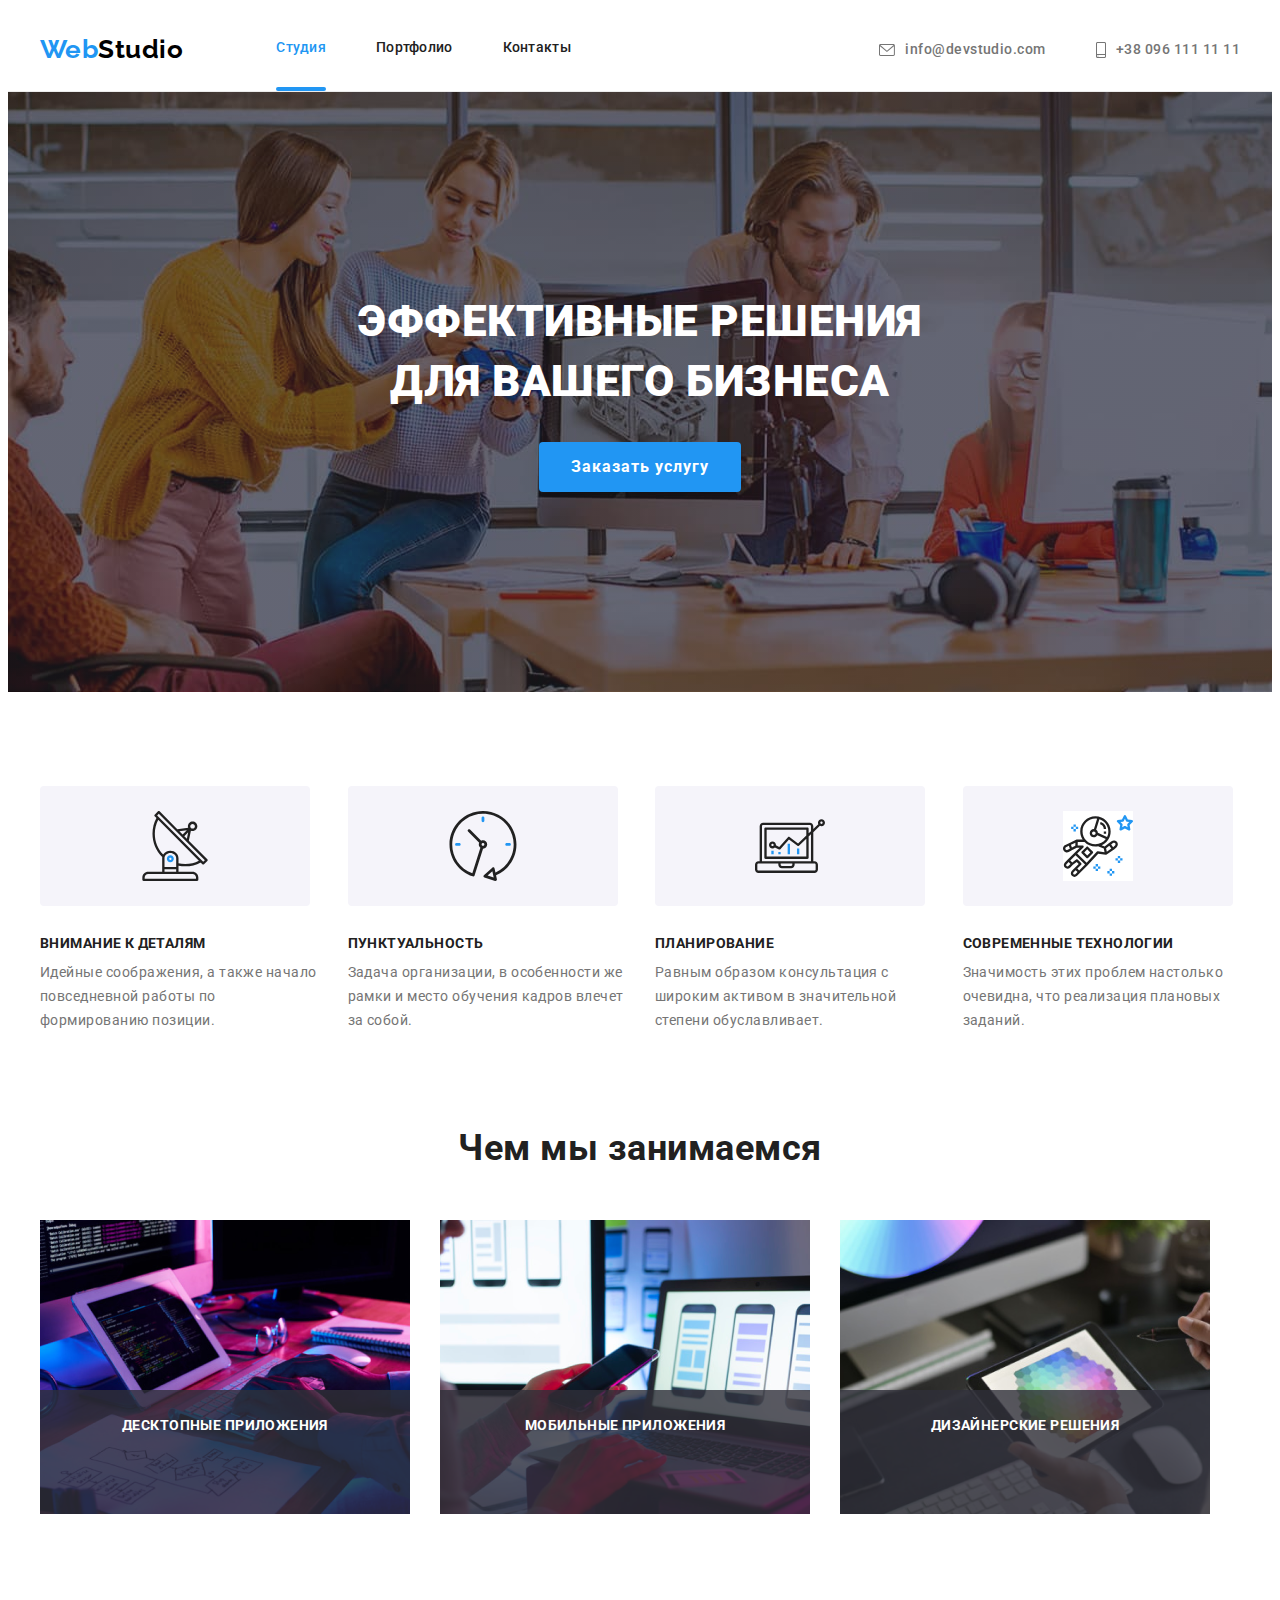
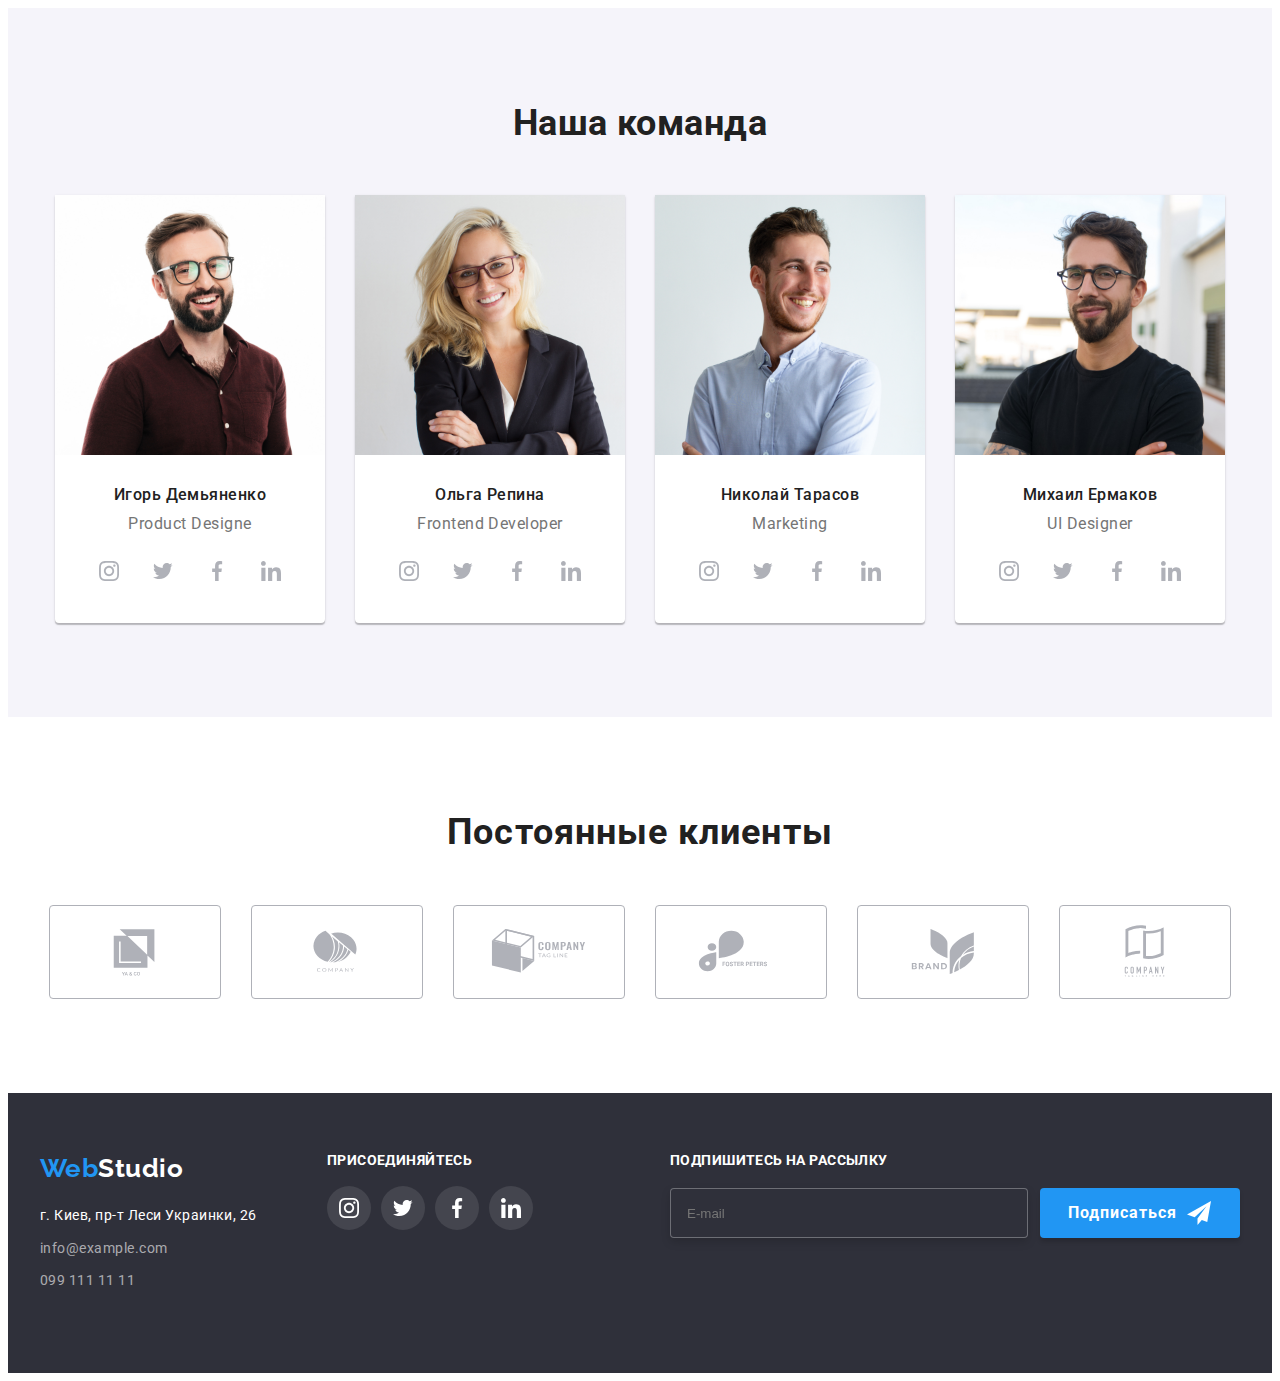
<file: index.html>
<!DOCTYPE html>
<html lang="en">

<head>
    <meta charset="UTF-8">
    <meta http-equiv="X-UA-Compatible" content="IE=edge">
    <meta name="viewport" content="width=device-width, initial-scale=1.0">
    <title>Document</title>
    <link rel="preconnect" href="https://fonts.googleapis.com">
    <link rel="preconnect" href="https://fonts.gstatic.com" crossorigin>
    <link href="https://fonts.googleapis.com/css2?family=Raleway:wght@700&family=Roboto:wght@400;500;700;900&display=swap"
    rel="stylesheet">
    <link rel="stylesheet" href="https://cdnjs.cloudflare.com/ajax/libs/modern-normalize/1.1.0/modern-normalize.min.css"
        integrity="sha512-wpPYUAdjBVSE4KJnH1VR1HeZfpl1ub8YT/NKx4PuQ5NmX2tKuGu6U/JRp5y+Y8XG2tV+wKQpNHVUX03MfMFn9Q=="
        crossorigin="anonymous" referrerpolicy="no-referrer" />
    
    <link rel="stylesheet" href="./css/styles.css"> 
</head>


<body>
    <header class="page-header">
    <div class="container page-header-container">
    <nav class="page-header-navigation">
    
    <a href="" class="logo">Web<span class="studio">Studio</span></a>

    <ul class="site-nav list">
        <li class="item current"><a href="" class="link1">Студия</a></li>
        <li class="item"><a href="./portfolio.html" class="link">Портфолио</a></li>
        <li class="item"><a href="" class="link">Контакты</a></li>

    </ul>
    </nav>
    <ul class="auth-nav list">
        <li class="item"><a class="contact-item-link link" href="mailto:info@devstudio.com"><svg class="icon-mail">
            <use href="./images/sprite.svg#icon-mail"></use>
        </svg>info@devstudio.com
       </a></li>
        <li class="item"><a class="contact-item-link link" href="tel:+38096111 11 11"><svg class="icon-mail1">
            <use href="./images/sprite.svg#icon-smartphone"></use>
        </svg>+38 096 111 11 11
        </a></li>

    </ul>
    
    </div>
    </header>
 
    <main>
        <section class="hero">
            <div class="container">
            <h1 class="hero-title">ЭФФЕКТИВНЫЕ РЕШЕНИЯ <br/> ДЛЯ ВАШЕГО БИЗНЕСА</h1>
            <button data-modal-open class="button primary" type="button">Заказать услугу</button>
            </div>

        </section>
    
    <section class="section section-bottom">
        <div class="container">
        <ul class="advantage-list"> 
          
            <li class="advantage-item">
                <a href="" class="advantage-link link">
                <svg class="advantage-icon">
                    <use href="./images/sprite.svg#icon-antenna-1-2"></use>
                    </svg>
                    </a>
            
            <h3 class="title">ВНИМАНИЕ К ДЕТАЛЯМ</h3>
            <p class="text">Идейные соображения, а также начало повседневной работы по формированию позиции.
            </p>
            </li>

            <li class="advantage-item">
                <a href="" class="advantage-link link">
                    <svg class="advantage-icon">
                        <use href="./images/sprite.svg#icon-clock-1-2"></use>
                    </svg>
                </a>
            <h3 class="title">ПУНКТУАЛЬНОСТЬ</h3>
            <p class="text">Задача организации, в особенности же рамки и место обучения кадров влечет за собой.
            </p>
            </li>
        
            <li class="advantage-item">
                <a href="" class="advantage-link link">
                    <svg class="advantage-icon">
                        <use href="./images/sprite.svg#icon-diagram-1-2"></use>
                    </svg>
                </a>
            <h3 class="title">ПЛАНИРОВАНИЕ</h3>
            <p class="text">Равным образом консультация с широким активом в значительной степени обуславливает.
            </p>
            </li>

            <li class="advantage-item">
                <a href="" class="advantage-link link">
                    <svg class="advantage-icon">
                        <use href="./images/sprite.svg#icon-astronaut-1-2"></use>
                    </svg>
                </a>
            <h3 class="title">СОВРЕМЕННЫЕ ТЕХНОЛОГИИ</h3>
            <p class="text">Значимость этих проблем настолько очевидна, что реализация плановых заданий.
            </p>
            </li>
        </ul>
        </div>

    </section>

    <section class="section">
        <div class="container">
        <h2 class="section-title section-job">Чем мы занимаемся</h2>
        <ul class="pictures">
            
            <li class="pictures">
            <div class="picture-description">
            <img src="./images/picture.png" alt="table" width="370" /> 
            <h2 class="description1">ДЕСКТОПНЫЕ ПРИЛОЖЕНИЯ</h2>
            </li>
            <li class="pictures">
            <div class="picture-description">
            <img  src="./images/picture2.png" alt="tablet" width="370" />
            <h2 class="description1">МОБИЛЬНЫЕ ПРИЛОЖЕНИЯ</h2>
            </li>
            <li class="pictures">
            <div class="picture-description">
            <img src="./images/picture3.png" alt="tablet" width="370" />
            <h2 class="description1">ДИЗАЙНЕРСКИЕ РЕШЕНИЯ</h2>
            </div>
            </li>
          
        </ul>
        </div>
    </section>

    <section class="section section-people">
        <div class="container">
        <h2 class="section-title">Наша команда</h2>
        <ul class="list about-list">
            <li class="list-interval">
            <img src="./images/foto1.jpg" alt="foto" width="270" />
            <div class="team-card-contact">
            <h3 class="section-title-list">Игорь Демьяненко</h3>
            <p class="career">Product Designe</p>
            <ul class="section-people-link list">
            <li class="social-item">
            <a href="" class="section-people-link-link link">
                <svg class="section-people-icon">
                    <use href="./images/sprite.svg#icon-instagram"></use>
                </svg>
            </a>
           </li>
            <li class="social-item">
            <a href="" class="section-people-link-link link">
                <svg class="section-people-icon">
                    <use href="./images/sprite.svg#icon-twitter"></use>
                </svg>
            </a>
            </li>
            <li class="social-item">
            <a href="" class="section-people-link-link link">
                <svg class="section-people-icon">
                    <use href="./images/sprite.svg#icon-facebook"></use>
                </svg>
            </a>
            </li>
            <li class="social-item">
            <a href="" class="section-people-link-link link">
                <svg class="section-people-icon">
                    <use href="./images/sprite.svg#icon-linkedin"></use>
                </svg>
            </a>
            </li>
            </ul>
            </div>
            </li>

            <li class="list-interval">
            <img src="./images/foto2.jpg" alt="foto" width="270" />
            <div class="team-card-contact">
            <h3 class="section-title-list">Ольга Репина</h3>
           
            <p class="career">Frontend Developer</p>
            <ul class="section-people-link list">
                <li class="social-item link">
            <a href="" class="section-people-link-link link">
                <svg class="section-people-icon">
                    <use href="./images/sprite.svg#icon-instagram"></use>
                </svg>
            </a>
            </li>
            <li class="social-item">
                <a href="" class="section-people-link-link link">
                    <svg class="section-people-icon">
                        <use href="./images/sprite.svg#icon-twitter"></use>
                    </svg>
                </a>
            </li>
            <li class="social-item">
                <a href="" class="section-people-link-link link">
                    <svg class="section-people-icon">
                        <use href="./images/sprite.svg#icon-facebook"></use>
                    </svg>
                </a>
            </li>
            <li class="social-item">
                <a href="" class="section-people-link-link link">
                    <svg class="section-people-icon">
                        <use href="./images/sprite.svg#icon-linkedin"></use>
                    </svg>
                </a>
            </li>

            </ul>
            </div>
            </li>

            <li class="list-interval">
            <img src="./images/foto3.jpg" alt="foto" width="270" />
            <div class="team-card-contact">
            <h3 class="section-title-list">Николай Тарасов</h3>
            <p class="career">Marketing</p>
            <ul class="section-people-link list">
                <li class="social-item">
            <a href="" class="section-people-link-link link">
                <svg class="section-people-icon">
                    <use href="./images/sprite.svg#icon-instagram"></use>
                </svg>
            </a>
            </li>
            <li class="social-item">
                <a href="" class="section-people-link-link link">
                    <svg class="section-people-icon">
                        <use href="./images/sprite.svg#icon-twitter"></use>
                    </svg>
                </a>
            </li>
            <li class="social-item">
                <a href="" class="section-people-link-link link">
                    <svg class="section-people-icon">
                        <use href="./images/sprite.svg#icon-facebook"></use>
                    </svg>
                </a>
            </li>
            <li class="social-item">
                <a href="" class="section-people-link-link link">
                    <svg class="section-people-icon">
                        <use href="./images/sprite.svg#icon-linkedin"></use>
                    </svg>
                </a>
            </li>

            </ul>
            </div>
            </li>
            
            <li class="list-interval">
            <img src="./images/foto4.jpg" alt="foto" width="270" />
            <div class="team-card-contact">
            <h3 class="section-title-list">Михаил Ермаков</h3>
            <p class="career">UI Designer</p>
            <ul class="section-people-link list">
                <li class="social-item">
            <a href="" class="section-people-link-link link">
                <svg class="section-people-icon">
                    <use href="./images/sprite.svg#icon-instagram"></use>
                </svg>
            </a>
            </li>
            <li class="social-item">
                <a href="" class="section-people-link-link link">
                    <svg class="section-people-icon">
                        <use href="./images/sprite.svg#icon-twitter"></use>
                    </svg>
                </a>
            </li>
            <li class="social-item">
                <a href="" class="section-people-link-link link">
                    <svg class="section-people-icon">
                        <use href="./images/sprite.svg#icon-facebook"></use>
                    </svg>
                </a>
            </li>
            <li class="social-item">
                <a href="" class="section-people-link-link link">
                    <svg class="section-people-icon">
                        <use href="./images/sprite.svg#icon-linkedin"></use>
                    </svg>
                </a>
            </li>
            </ul>
            </div>
            </li>
        
        </ul>
        </div>
        </section>
        <section class="klients section">
            <div class="container">
            <h2 class="klients-title">Постоянные клиенты</h2>
            <ul class="klients-list list">
        <li class="klients-item">
            <a href="" class="klients-link link">
                <svg class="klients-icon">
                    <use href="./images/sprite.svg#icon-ya-2">    
                    </use>   
                </svg>
            </a>
            </li>
            <li class="klients-item">
                <a href="" class="klients-link link">
                    <svg class="klients-icon">
                        <use href="./images/sprite.svg#icon-company-2">
                        </use>
                    </svg>
                </a>
            </li>
            <li class="klients-item">
                <a href="" class="klients-link link">
                    <svg class="klients-icon">
                        <use href="./images/sprite.svg#icon-companyline-2">
            
                        </use>
                    </svg>
                </a>
            </li>
            <li class="klients-item">
                <a href="" class="klients-link link">
                    <svg class="klients-icon">
                        <use href="./images/sprite.svg#icon-foster-2">
                        </use>
                    </svg>
                </a>
            </li>
            <li class="klients-item">
                <a href="" class="klients-link link">
                    <svg class="klients-icon">
                        <use href="./images/sprite.svg#icon-brand-2">
                        </use>
                    </svg>
                </a>
            </li>
            <li class="klients-item">
                <a href="" class="klients-link link">
                    <svg class="klients-icon">
                        <use href="./images/sprite.svg#icon-companyteg-2">
                        </use>
                    </svg>
                </a>
            </li>

            </ul>
            </div>
        </section>
    
    </main> 

    <footer class="footer"> 
    <div class="container footer-info">
    <div class="footer-title">
    <a href="" class="logo">Web<span class="studio">Studio</span></a>
    
    <address class="address">
        <ul class="list1"> 
            <li class="address-mulo">
                <a href="" class="contact">г. Киев, пр-т Леси Украинки, 26 <br /></a>
            </li>
            <li class="address-mulo">
                <a href="mailto:info@example.com" class="contact1">info@example.com <br /></a>
            </li>
            <li class="address-mulo1">
                <a href="tel:0991111111" class="contact1">099 111 11 11 <br /></a>
            </li>
        </ul>
    </address>
    </div>
    <div class="footer-right">
        <h3 class="footer-text">ПРИСОЕДИНЯЙТЕСЬ</h3>
        <ul class="footer-social-list social-list list">
            <li class="social-item link">
                <a href class="footer-social-link link">
                    <svg class="footer-social-icon">
                        <use href="./images/sprite.svg#icon-instagram">
                        </use>
                    </svg>
                </a>
            </li>
            <li class="social-item link">
            <a href class="footer-social-link link">
                <svg class="footer-social-icon">
                    <use href="./images/sprite.svg#icon-twitter">
                    </use>
                </svg>
            </a>
            </li>
            <li class="social-item link">
                <a href class="footer-social-link link">
                    <svg class="footer-social-icon">
                        <use href="./images/sprite.svg#icon-facebook">
                        </use>
                    </svg>
                </a>
            </li>
            <li class="social-item link">
                <a href class="footer-social-link link">
                    <svg class="footer-social-icon">
                        <use href="./images/sprite.svg#icon-linkedin">
                        </use>
                    </svg>
                </a>
            </li>
        </ul>
    </div>
    <div class="footer-right1">
        <p class="footer-text1">ПОДПИШИТЕСЬ НА РАССЫЛКУ</p>
        <form action="#" class="online-form">
        <input type="E-mail" name="E-mail" id="E-mail" class="online-text" placeholder="E-mail">
           <button class="button1">Подписаться
            <svg class="footer-social-icon1">
                <use href="./images/sprite.svg#icon-icon-send-2">
                </use>
            </svg>
           </button>
        </form>
    </div>
    </footer>


    <div class="backdrop is-hidden" data-modal>
        <div class="modal">

            <button class="backdrop-window" data-modal-close >
                <svg class="backdrop-icon">
                    <use href="./images/sprite.svg#icon--2">
                    </use>
                </svg>
            </button>
       
            <form action="#" class="modal-form">
                <p class="modal-title">Оставьте свои данные, мы вам перезвоним</p>
                <div class="modal-field">
                    <label for="user-name" class="input-label">Имя</label>
                    <span class="input-wrapper">
                    <input type="text" name="user-name" id="user-name" class="modal-input">
                    <svg class="input-icon" width="18" height="18">
                    <use href="./images/sprite.svg#icon-person-black-18dp-1-2">
                    </use>
                    </svg>
                    </span>
                </div>
                <div class="modal-field">
                    <label for="user-tel" class="input-label">Телефон</label>
                    <span class="input-wrapper">
                    <input type="tel" name="user-tel" id="user-tel" class="modal-input">
                    <svg class="input-icon" width="18" height="18">
                        <use href="./images/sprite.svg#icon-phone-black-18dp-1-2">
                        </use>
                    </svg>
                    </span>
                </div>
                <div class="modal-field">
                    <label for="user-email" class="input-label">Почта</label>
                    <span class="input-wrapper">
                    <input type="email" name="user-email" id="user-email" class="modal-input">
                    <svg class="input-icon" width="18" height="18">
                        <use href="./images/sprite.svg#icon-email-black-18dp-1-3">
                        </use>
                    </svg>
                    </span>
                </div>

                <div class="modal-field">
                    <label for="user-text" class="input-label">Комментарий</label>
                    <textarea name="user-text" id="user-text" class="modal-text-input" placeholder="Введите текст"></textarea>
                    <input type="checkbox" id="modal-checkbox" class="modal-checkbox visually-hidden"/>
                    <label for="modal-checkbox" class="check-text">
                        <span>
                        <svg class="check-icon" width="11" height="8">
                            <use href="./images/sprite.svg#icon-Vector-2">
                            </use>
                        </svg>
                    </span>Соглашаюсь с рассылкой и принимаю&#160; <a href class="check-message">Условия договора</a></label>
                   
                </div>
                <div class="modal-button">
                <button type="submit" class="button">Отправить</button>
                </div>
            </form>
        </div>

    </div>

    <script src="./js/modal.js"></script>

</body>

</html>
</file>
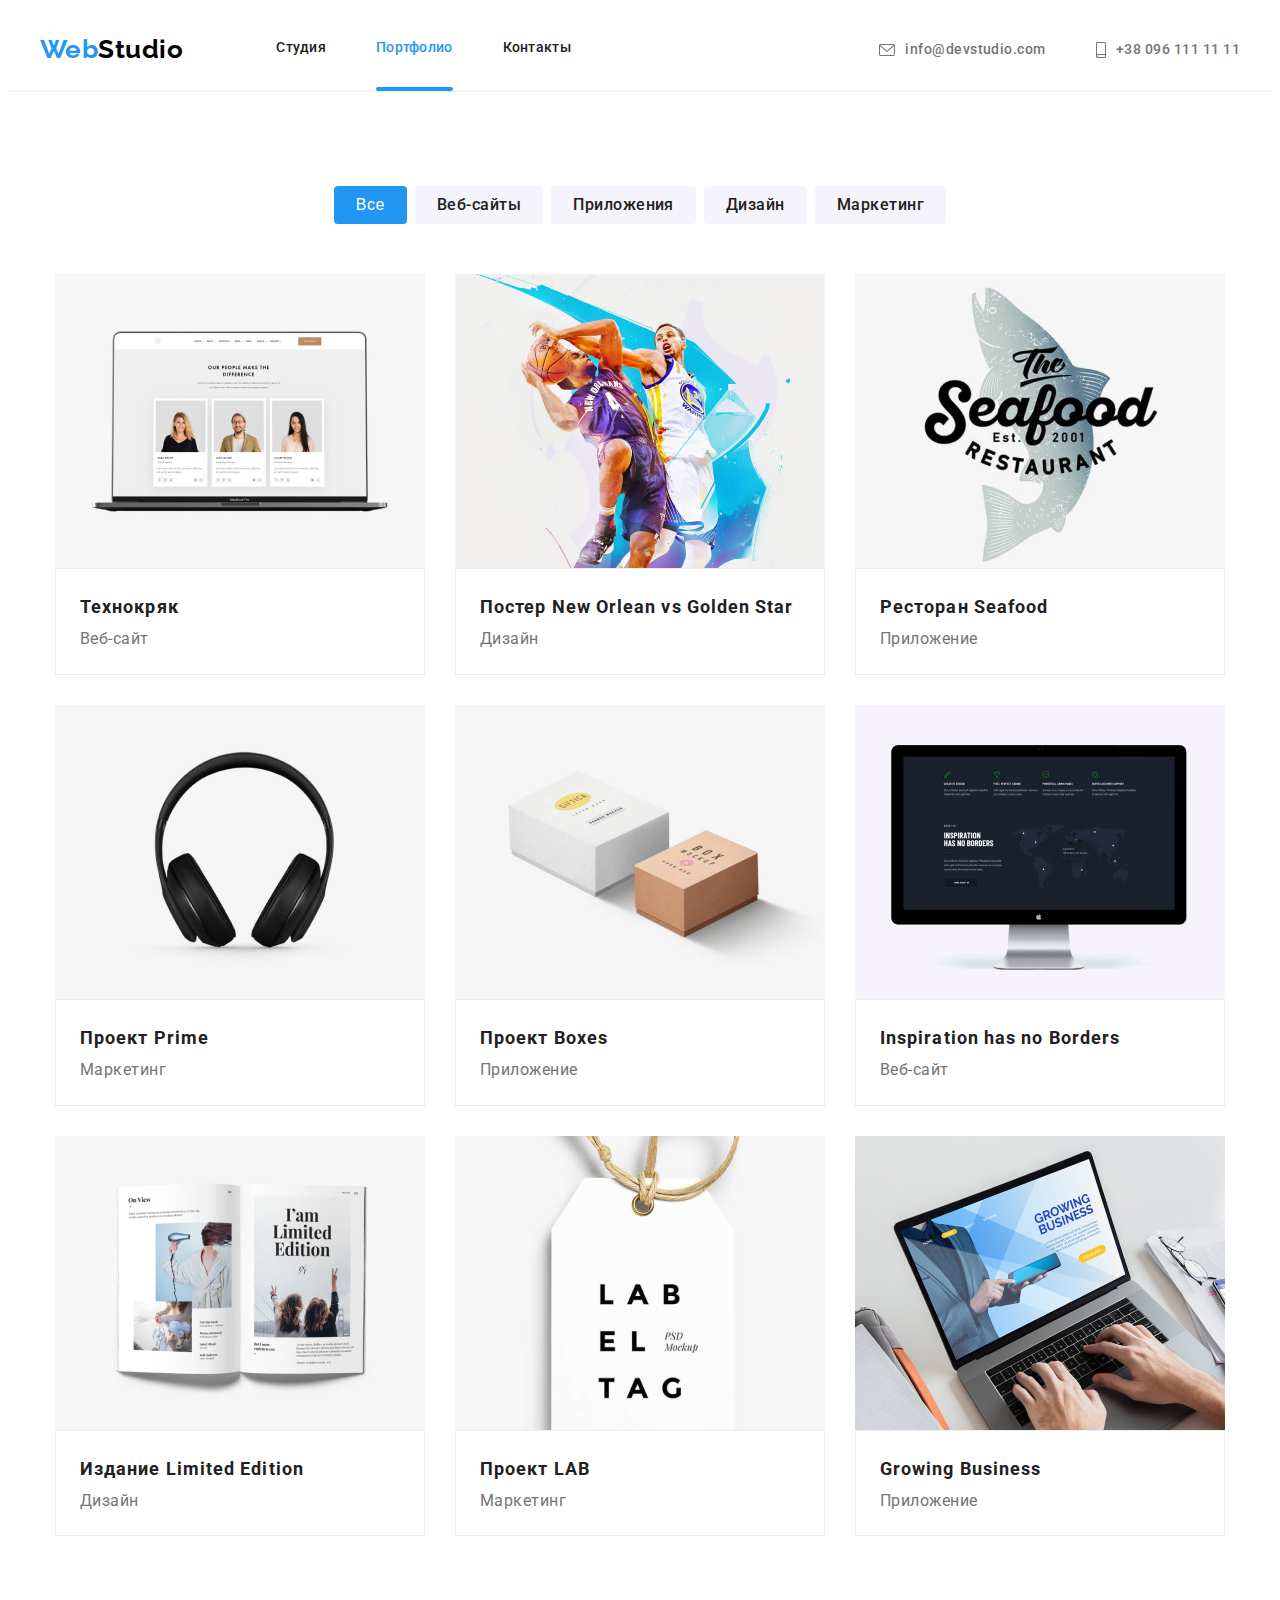
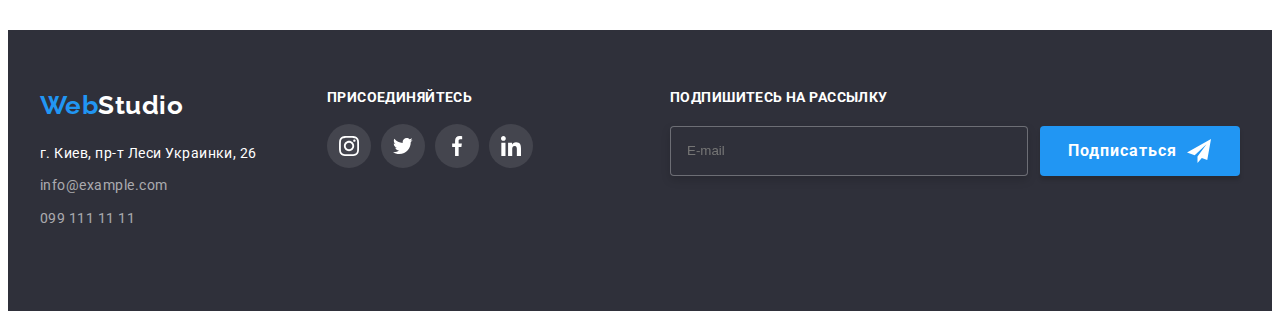
<file: portfolio.html>
<!DOCTYPE html>
<html lang="en">

<head>
    <meta charset="UTF-8">
    <meta http-equiv="X-UA-Compatible" content="IE=edge">
    <meta name="viewport" content="width=device-width, initial-scale=1.0">
    <title>Document</title>
    <link rel="preconnect" href="https://fonts.googleapis.com">
    <link rel="preconnect" href="https://fonts.gstatic.com" crossorigin>
    <link rel="preconnect" href="https://fonts.googleapis.com">
    <link rel="preconnect" href="https://fonts.gstatic.com" crossorigin>
    <link href="https://fonts.googleapis.com/css2?family=Raleway:wght@700&family=Roboto:wght@400;500;700;900&display=swap"
        rel="stylesheet">
    <link rel="preconnect" href="https://fonts.googleapis.com"> 
    <link rel="preconnect" href="https://fonts.gstatic.com" crossorigin>
    <link rel="stylesheet" href="https://cdnjs.cloudflare.com/ajax/libs/modern-normalize/1.1.0/modern-normalize.min.css"
        integrity="sha512-wpPYUAdjBVSE4KJnH1VR1HeZfpl1ub8YT/NKx4PuQ5NmX2tKuGu6U/JRp5y+Y8XG2tV+wKQpNHVUX03MfMFn9Q=="
        crossorigin="anonymous" referrerpolicy="no-referrer" />
   
    <link rel="stylesheet" href="./css/styles.css">
</head>


<body>
    <header class="page-header">
        <div class="container page-header-container">
            <nav class="page-header-navigation">
    
                <a href="" class="logo">Web<span class="studio">Studio</span></a>
    
                <ul class="site-nav list">
                    <li class="item"><a href="index.html" class="link">Студия</a></li>
                    <li class="item current"><a href="./portfolio.html" class="link1">Портфолио</a></li>
                    <li class="item"><a href="" class="link">Контакты</a></li>
    
                </ul>
            </nav>
            <ul class="auth-nav list">
                <li class="item"><a class="contact-item-link link" href="mailto:info@devstudio.com"><svg class="icon-mail">
                            <use href="./images/sprite.svg#icon-mail"></use>
                        </svg>info@devstudio.com
                    </a></li>
                <li class="item"><a class="contact-item-link link" href="tel:+38096111 11 11"><svg class="icon-mail1">
                            <use href="./images/sprite.svg#icon-smartphone"></use>
                        </svg>+38 096 111 11 11
                    </a></li>
            
            </ul>
        </div>
    </header>
    <main>
    <section class="hero-portfolio">
        <div class="container">
        <ul class="list button-list">
            <li class="portfolio-item">  
            <button type="button" class="button-primary1">Все</button>
            </li>
            <li class="portfolio-item">
            <button type="button" class="button-primary">Веб-сайты</button>
            </li>   
            <li class="portfolio-item">
            <button type="button" class="button-primary">Приложения</button>
            </li>
            <li class="portfolio-item">
            <button type="button" class="button-primary">Дизайн</button>
            </li>
            <li class="portfolio-item">  
            <button type="button" class="button-primary">Маркетинг</button>
            </li>

        </ul>
        
        <ul class="list-portfolio">
            <li class="list-portfolio-elements">
            <div class="portfolio-wrapper">
            <a class="list-portfolio-elements-ref" href="">
            <img class="list-images" src="./images/img.jpg" alt="table" width="370" />
            <p class="portfolio-description">Технокряк это современная площадка распространения коронавируса. Компании используют эту платформу для цифрового
            шпионажа и атак на защищённые сервера конкурентов.</p>
            </div>
            <div class="product-content">
            <h2 class="title-list-portfolio">Технокряк</h2>
            <p class="text-list-portfolio">Веб-сайт</p>
            </div>
            </a> 
            </li>
    
            <li class="list-portfolio-elements">
                <div class="portfolio-wrapper">
            <a class="list-portfolio-elements-ref" href="">
            <img class="list-images" src="./images/img-3.jpg" alt="tablet" width="370" />
            <p class="portfolio-description">Технокряк это современная площадка распространения коронавируса. Компании используют
            эту платформу для цифрового
            шпионажа и атак на защищённые сервера конкурентов.</p>
            </div>
            <div class="product-content">
            <h2 class="title-list-portfolio">Постер New Orlean vs Golden Star</h2>
            <p class="text-list-portfolio">Дизайн</p>
            </div>
            </a>
            </li>
           
            <li class="list-portfolio-elements">
                <div class="portfolio-wrapper">
            <a class="list-portfolio-elements-ref" href="">
            <img class="list-images" src="./images/img-4.jpg" alt="tablet" width="370" />
            <p class="portfolio-description">Технокряк это современная площадка распространения коронавируса. Компании используют
                эту платформу для цифрового
                шпионажа и атак на защищённые сервера конкурентов.</p>
            </div>
            <div class="product-content">
            <h2 class="title-list-portfolio">Ресторан Seafood</h2>
            <p class="text-list-portfolio">Приложение</p>
            </div>
            </a>
            </li>

            <li class="list-portfolio-elements">
                <div class="portfolio-wrapper">
            <a class="list-portfolio-elements-ref" href="">
            <img class="list-images" src="./images/img-5.jpg" alt="table" width="370" />
            <p class="portfolio-description">Технокряк это современная площадка распространения коронавируса. Компании используют
                эту платформу для цифрового
                шпионажа и атак на защищённые сервера конкурентов.</p>
            </div>
            <div class="product-content">
            <h2 class="title-list-portfolio">Проект Prime</h2>
            <p class="text-list-portfolio">Маркетинг</p>
            </div>
            </a>
            </li>
           
            <li class="list-portfolio-elements">
                <div class="portfolio-wrapper">
            <a class="list-portfolio-elements-ref" href="">
            <img class="list-images" src="./images/img-6.jpg" alt="table" width="370" />
            <p class="portfolio-description">Технокряк это современная площадка распространения коронавируса. Компании используют
                эту платформу для цифрового
                шпионажа и атак на защищённые сервера конкурентов.</p>
            </div>
            <div class="product-content">
            <h2 class="title-list-portfolio">Проект Boxes</h2>
            <p class="text-list-portfolio">Приложение</p>
            </div>
            </a>
            </li>
           
            <li class="list-portfolio-elements">
                <div class="portfolio-wrapper">
            <a class="list-portfolio-elements-ref" href="">
            <img class="list-images" src="./images/img-7.jpg" alt="table" width="370" />
            <p class="portfolio-description">Технокряк это современная площадка распространения коронавируса. Компании используют
                эту платформу для цифрового
                шпионажа и атак на защищённые сервера конкурентов.</p>
            </div>
            <div class="product-content">
            <h2 class="title-list-portfolio">Inspiration has no Borders</h2>
            <p class="text-list-portfolio">Веб-сайт</p>
            </div>
            </a>
            </li>
           
            <li class="list-portfolio-elements">
                <div class="portfolio-wrapper">
            <a class="list-portfolio-elements-ref" href="">
            <img class="list-images" src="./images/img-8.jpg" alt="table" width="370" />
            <p class="portfolio-description">Технокряк это современная площадка распространения коронавируса. Компании используют
                эту платформу для цифрового
                шпионажа и атак на защищённые сервера конкурентов.</p>
            </div>
            <div class="product-content">
            <h2 class="title-list-portfolio">Издание Limited Edition</h2>
            <p class="text-list-portfolio">Дизайн</p>
            </div>
            </a>
            </li>
            
            <li class="list-portfolio-elements">
                <div class="portfolio-wrapper">
            <a class="list-portfolio-elements-ref" href="">
            <img class="list-images" src="./images/img-9.jpg" alt="table" width="370" />
            <p class="portfolio-description">Технокряк это современная площадка распространения коронавируса. Компании используют
                эту платформу для цифрового
                шпионажа и атак на защищённые сервера конкурентов.</p>
            </div>
            <div class="product-content">
            <h2 class="title-list-portfolio">Проект LAB</h2>
            <p class="text-list-portfolio">Маркетинг</p>
            </div>
            </a>
            </li>
           
            <li class="list-portfolio-elements">
                <div class="portfolio-wrapper">
            <a class="list-portfolio-elements-ref" href="">
            <img class="list-images" src="./images/img-10.jpg" alt="table" width="370" />
            <p class="portfolio-description">Технокряк это современная площадка распространения коронавируса. Компании используют
                эту платформу для цифрового
                шпионажа и атак на защищённые сервера конкурентов.</p>
            </div>
            <div class="product-content">
            <h2 class="title-list-portfolio">Growing Business</h2>
            <p class="text-list-portfolio">Приложение</p>
            </div>
            </a>
            </li>
            
        </ul>
        </div>
    </section>

    </main>

    <footer class="footer">
        <div class="container footer-info">
            <div class="footer-title">
                <a href="" class="logo">Web<span class="studio">Studio</span></a>
    
                <address class="address">
                    <ul class="list1">
                        <li class="address-mulo">
                            <a href="" class="contact">г. Киев, пр-т Леси Украинки, 26 <br /></a>
                        </li>
                        <li class="address-mulo">
                            <a href="mailto:info@example.com" class="contact1">info@example.com <br /></a>
                        </li>
                        <li class="address-mulo1">
                            <a href="tel:0991111111" class="contact1">099 111 11 11 <br /></a>
                        </li>
                    </ul>
                </address>
            </div>
            <div class="footer-right">
                <h3 class="footer-text">ПРИСОЕДИНЯЙТЕСЬ</h3>
                <ul class="footer-social-list social-list list">
                    <li class="social-item link">
                        <a href class="footer-social-link link">
                            <svg class="footer-social-icon">
                                <use href="./images/sprite.svg#icon-instagram">
                                </use>
                            </svg>
                        </a>
                    </li>
                    <li class="social-item link">
                        <a href class="footer-social-link link">
                            <svg class="footer-social-icon">
                                <use href="./images/sprite.svg#icon-twitter">
                                </use>
                            </svg>
                        </a>
                    </li>
                    <li class="social-item link">
                        <a href class="footer-social-link link">
                            <svg class="footer-social-icon">
                                <use href="./images/sprite.svg#icon-facebook">
                                </use>
                            </svg>
                        </a>
                    </li>
                    <li class="social-item link">
                        <a href class="footer-social-link link">
                            <svg class="footer-social-icon">
                                <use href="./images/sprite.svg#icon-linkedin">
                                </use>
                            </svg>
                        </a>
                    </li>
                </ul>
            </div>
            <div class="footer-right1">
                <p class="footer-text1">ПОДПИШИТЕСЬ НА РАССЫЛКУ</p>
                <form action="#" class="online-form">
                    <input type="E-mail" name="E-mail" id="E-mail" class="online-text" placeholder="E-mail">
                    <button class="button1">Подписаться
                        <svg class="footer-social-icon1">
                            <use href="./images/sprite.svg#icon-icon-send-2">
                            </use>
                        </svg>
                    </button>
                </form>
            </div>
        </div>
        
    </footer>
    
    
    </body>
    </html>
</file>
<file: css/styles.css>
:root {
  --primary-text-color: #757575;
  --title-text-color: #212121;
  --accent-color: #2196f3;
  --primary-bg-color: #ffffff;
  --background-accent-color: #f5f4fa;
}
.a {
  font-style: normal;
  display: block;
  text-decoration: none;
}
p,
h1,
h2,
h3,
h4,
h5,
h6 {
  margin: 0;
}

ul {
  margin: 0;
  padding-left: 0;
}

img {
  display: block;
}

body {
  color: var(--primary-text-color);
  background-color: var(--primary-bg-color);
  font-family: Roboto, sans-serif;
  letter-spacing: 0.03em;
  font-size: 16px;
}

.visually-hidden {
  position: absolute;
  width: 1px;
  height: 1px;
  margin: -1px;
  padding: 0;
  overflow: hidden;
  border: 0;
  clip: rect(0 0 0 0);
}

.logo {
  color: var(--accent-color);
  font-family: Raleway;
  font-weight: 700;
  font-size: 26px;
  line-height: 1.2;
  text-decoration: none;
}

.logo .studio:hover,
.logo .studio:focus {
  color: #2196f3;
}

.studio {
  color: #000000;
  font-family: raleway, cursive;
  font-weight: 700;
  font-size: 26px;
  line-height: 1.2;
}

.list {
  list-style: none;
}
/* site-nav*/

.site-nav .link {
  color: #212121;
  font-family: Roboto;
  font-weight: 500;
  font-size: 14px;
  line-height: 1.1;
  letter-spacing: 0.02em;
  text-decoration: none;
  display: block;
  padding-top: 32px;
  padding-bottom: 32px;
  transition: color 250ms cubic-bezier(0.4, 0, 0.2, 1);
}
.site-nav .link1 {
  padding-bottom: 32px;
  transition: color 250ms cubic-bezier(0.4, 0, 0.2, 1);
}

.site-nav .link.current {
  color: #2196f3;
}

.site-nav .link:hover,
.site-nav .link:focus {
  color: #2196f3;
  text-decoration: none;
}
.current::after {
  content: "";
  position: absolute;
  width: 100%;
  height: 4px;
  border-radius: 2px;
  background-color: #2196f3;
  display: block;
  position: relative;
}

.auth-nav .link {
  color: #757575;
  font-family: Roboto;
  font-weight: 500;
  font-size: 14px;
  line-height: 1.1;
  text-decoration: none;
  display: flex;
  margin-left: auto;
  align-items: center;
}

.site-nav .link1 {
  color: #2196f3;
  font-family: Roboto;
  font-weight: 500;
  font-size: 14px;
  line-height: 1.1;
  letter-spacing: 0.02em;
  text-decoration: none;
  display: block;
  padding-top: 32px;
  padding-bottom: 32px;
}

.page-header {
  border-bottom: 1px solid #ececec;
}

.page-header-container {
  display: flex;
}

.page-header-navigation {
  display: flex;
  align-items: center;
}

.site-nav {
  display: flex;
  margin-left: 93px;
  transition: color 250ms ease, cubic-bezier(0.4, 0, 0.2, 1);
}

.site-nav .item:not(:last-child) {
  margin-right: 50px;
}

.auth-nav {
  display: flex;
  margin-left: auto;
  align-items: center;
  transition: color 250ms ease, cubic-bezier(0.4, 0, 0.2, 1);
}

.contact-item-link:focus,
.contact-item-link:hover {
  color: var(--accent-color);
}

.contact-item-link:hover .icon-mail1,
.contact-item-link:focus .icon-mail1,
.contact-item-link:hover .icon-mail,
.contact-item-link:focus .icon-mail {
  fill: var(--accent-color);
}
.contact-item-link {
  transition: color 250ms cubic-bezier(0.4, 0, 0.2, 1);
}

.icon-mail {
  width: 16px;
  height: 12px;
  margin-right: 10px;
  fill: #757575;
}

.icon-mail1 {
  width: 10px;
  height: 16px;
  margin-right: 10px;
  fill: #757575;
}

.auth-nav .item + .item {
  margin-left: 50px;
}

.container {
  width: 1200px;
  margin: 0 auto;
  padding-left: 15px;
  padding-right: 15px;
}

.hero-title {
  color: #ffffff;
  font-family: Roboto;
  font-weight: 900;
  font-size: 44px;
  line-height: 1.36;
  text-align: center;
  margin-bottom: 30px;
}
.hero {
  background-image: linear-gradient(
      to right,
      rgba(47, 48, 58, 0.4),
      rgba(47, 48, 58, 0.4)
    ),
    url(../images/Img-2.jpg);
  background-repeat: no-repeat;
  background-position: center;
  background-size: cover;
  color: #ffffff;
  font-family: Roboto;
  font-weight: 900;
  font-size: 44px;
  line-height: 1.36;
  text-align: center;
  padding: 200px 0;
}

.advantage-list .title {
  color: #212121;
  font-family: Roboto;
  font-style: normal;
  font-weight: 700;
  font-size: 14px;
  line-height: 1.1;
  letter-spacing: 0.03em;
}

.advantage-list {
  list-style: none;
  display: flex;
  flex-wrap: wrap;
  justify-content: center;
  margin-left: -30px;
  padding-bottom: 0px;
}
.section-bottom {
  margin-bottom: -94px;
}

.advantage-item {
  margin-left: 30px;
  flex-basis: calc((100% - 120px) / 4);
}

.advantage-link {
  width: 270px;
  height: 120px;
  border-radius: 4px;
  background-color: #f5f4fa;
  display: flex;
  align-items: center;
  justify-content: center;
  margin-bottom: 30px;
}

.advantage-icon {
  width: 70px;
  height: 70px;
}
.section {
  padding-top: 94px;
  padding-bottom: 94px;
}

.section-people {
  background-color: #f5f4fa;
}
.about-list {
  background-color: #f5f4fa;
  display: flex;
  align-items: center;
  justify-content: center;
}

.list-interval {
  margin-right: 30px;
  border-radius: 0px 0px 4px 4px;
  box-shadow: 0px 1px 3px rgb(0 0 0 / 12%), 0px 2px 1px rgb(0 0 0 / 20%);
  background-color: #ffffff;
}

.list-interval:nth-last-child(4n + 1) {
  margin-right: 0px;
}

.team-card-contact {
  margin-top: 30px;
  margin-bottom: 30px;
  background-color: #ffffff;
}

.section-title {
  color: #212121;
  font-weight: 700;
  font-size: 36px;
  line-height: 1.2;
  text-align: center;
  margin-bottom: 50px;
  margin-top: 0;
}

.section-title-list {
  color: #212121;
  font-weight: 500;
  font-size: 16px;
  line-height: 1.2;
  text-align: center;
  margin-bottom: 10px;
  background-color: #ffffff;
}

.section .career {
  color: #757575;
  font-size: 16px;
  line-height: 1.2;
  text-align: center;
  margin-bottom: 16px;
}
.section-people-icon {
  width: 20px;
  height: 20px;
  fill: #afb1b8;
  transition: fill 250ms cubic-bezier(0.4, 0, 0.2, 1);
}

.list {
  list-style: none;
}

.section-people-link {
  display: flex;
  justify-content: center;
  align-items: center;
}
.section-people-link-link {
  width: 44px;
  height: 44px;
  display: block;
  border-radius: 50%;
  background-color: #ffffff;
  display: flex;
  justify-content: center;
  align-items: center;
  transition: background-color 250ms cubic-bezier(0.4, 0, 0.2, 1);
}
.section-people-link-link:hover,
.section-people-link-link:focus {
  background-color: #2196f3;
}
.section-people-link-link:hover .section-people-icon,
.section-people-link-link:focus .section-people-icon {
  fill: #ffffff;
}

.social-item:not(:last-child) {
  margin-right: 10px;
}

.section .text {
  color: #757575;
  font-family: Roboto;
  font-weight: 400;
  font-size: 14px;
  line-height: 1.7;
  text-align: left;
  vertical-align: Top;
  padding-top: 10px;
}

.pictures {
  list-style: none;
  display: flex;
  margin-right: 30px;
}

.pictures:nth-last-child(3n + 1) {
  margin-right: 0px;
}

.img {
  max-width: 100%;
  height: auto;
  display: block;
}

.picture-description {
  position: relative;
  overflow: hidden;
  font-family: Roboto;
  font-style: normal;
  font-weight: 700;
  font-size: 14px;
  line-height: 1.1;
  text-align: center;
  letter-spacing: 0.03em;
  text-transform: uppercase;
  color: #ffffff;
  background-color: rgba(47, 48, 58, 0.8);
}

.description1 {
  padding-top: 27px;
  padding-bottom: 27px;
  position: absolute;
  bottom: 0;
  width: 100%;
  height: 70px;
  font-weight: 700;
  font-size: 14px;
  line-height: 1.17;
  text-align: center;
  letter-spacing: 0.03em;
  text-transform: uppercase;
  color: var(--text-color-white);
  background-color: rgba(47, 48, 58, 0.8);
}

.button {
  display: inline-block;
  border: 1px solid transparent;
  padding: 10px 32px;
  min-width: 200px;
  background: #2196f3;
  box-shadow: 0px 4px 4px rgba(0, 0, 0, 0.15);
  border-radius: 4px;
  font-family: inherit;
  font-weight: 700;
  font-size: 16px;
  line-height: 1.87;
  align-items: center;
  text-align: center;
  letter-spacing: 0.06em;
  cursor: pointer;
  border: none;
  color: #ffffff;
  transition: color 250ms linear, background-color 250ms linear,
    cubic-bezier(0.4, 0, 0.2, 1);
}

.button:hover,
.button:focus {
  background-color: #188ce8;
}

.klients-title {
  font-family: Roboto;
  font-style: normal;
  font-weight: bold;
  font-size: 36px;
  line-height: 1.2;
  text-align: center;
  letter-spacing: 0.03em;
  color: #212121;
  margin-bottom: 50px;
}
.klients-list {
  display: flex;
  align-items: center;
  justify-content: center;
  flex-wrap: wrap;
  display: flex;
}

.klients-item:not(:last-child) {
  margin-right: 30px;
}

.klients-link {
  width: 170px;
  height: 92px;
  border: 1px solid;
  border-radius: 4px;
  color: #afb1b8;
  background-color: #ffffff;
  display: flex;
  align-items: center;
  justify-content: center;
  transition-property: background-color 250ms, color 250ms;
  transition-timing-function: cubic-bezier(0.4, 0, 0.2, 1);
}

.klients-icon {
  width: 106px;
  height: 60px;
  fill: #afb1b8;
  transition-property: fill 250ms;
  transition-timing-function: cubic-bezier(0.4, 0, 0.2, 1);
}

.klients-link:hover,
.klients-link:focus {
  border-color: #2196f3;
}
.klients-link:hover .klients-icon,
.klients-link:focus .klients-icon {
  fill: #2196f3;
}

.footer {
  background-color: #2f303a;
  padding: 60px 0;
}

.footer-info {
  display: flex;
  align-items: flex-start;
}
.footer-title {
  margin-bottom: 20px;
}
.footer .studio {
  color: #ffffff;
  font-family: raleway, cursive;
  font-weight: 700;
  font-size: 26px;
  line-height: 1.2;
}
.list1 {
  list-style: none;
  padding-top: 20px;
  margin-right: 70px;
}

.address-mulo {
  margin-bottom: 9px;
}

.address-mulo1 {
  margin-bottom: 0px;
}
.address .list1 .contact {
  color: #ffffff;
  font-style: normal;
  font-weight: 400;
  font-size: 14px;
  line-height: 1.7;
  background-color: #2f303a;
  text-decoration: none;
  margin-top: 20px;
  margin-bottom: 9px;
}

.address .list1 .contact1 {
  color: rgba(255, 255, 255, 0.6);
  font-weight: 400;
  font-size: 14px;
  line-height: 1.7;
  text-decoration: none;
  font-style: normal;
  margin-top: 20px;
  margin-bottom: 9px;
}

.address .list1 .contact1:hover,
.address .list1 .contact1:focus {
  color: #2196f3;
}

.address .list1 .contact:hover,
.address .list1 .contact:focus {
  color: #2196f3;
}

.footer-text {
  font-family: Roboto;
  font-style: normal;
  font-weight: bold;
  font-size: 14px;
  line-height: 1.1;
  letter-spacing: 0.03em;
  text-transform: uppercase;
  color: #ffffff;
  margin-bottom: 18px;
}

.footer-social-list {
  display: flex;
  align-items: center;
  justify-content: center;
}
.footer-social-link {
  width: 100%;
  height: 100%;
  border-radius: 50%;
  background-color: rgba(255, 255, 255, 0.1);
  background-color: #44454e;
  display: flex;
  align-items: center;
  justify-content: center;
  width: 44px;
  height: 44px;
  transition: background-color 250ms cubic-bezier(0.4, 0, 0.2, 1);
}

.footer-social-link:hover,
.footer-social-link:focus {
  background-color: #2196f3;
}
.footer-social-icon {
  width: 20px;
  height: 20px;
  fill: #ffffff;
  transition: fill 250ms;
}

.social-item:not(:last-child) {
  margin-right: 10px;
}

.social-item {
  width: 44px;
  height: 44px;
}

.footer-text1 {
  font-family: Roboto;
  font-style: normal;
  font-weight: bold;
  font-size: 14px;
  line-height: 1.1;
  letter-spacing: 0.03em;
  text-transform: uppercase;
  color: #ffffff;
  margin-bottom: 20px;
  margin-left: 93px;
}
.online-form {
  display: flex;
}

.footer-right1 {
  margin-left: auto;
}

.online-text {
  color: rgba(255, 255, 255, 0.6);
  width: 358px;
  height: 50px;
  left: 815px;
  top: 2787px;
  border: 1px solid rgba(255, 255, 255, 0.3);
  box-sizing: border-box;
  filter: drop-shadow(0px 4px 4px rgba(0, 0, 0, 0.15));
  border-radius: 4px;
  background: #2f303a;
  fill: 2f303a;
  margin-left: 93px;
  padding-top: 15px;
  padding-left: 16px;
  padding-bottom: 15px;
  color: rgba(255, 255, 255, 0.6);
  resize: none;
  outline: 0px;
  color: #ffffff;
}

.online-text:focus {
  border-color: var(--accent-color);
}

.button1 {
  display: flex;
  min-width: 200px;
  height: 50px;
  background: #2196f3;
  box-shadow: 0px 4px 4px rgba(0, 0, 0, 0.15);
  border-radius: 4px;
  margin-left: 12px;
  font-family: Roboto;
  font-style: normal;
  font-weight: 700;
  font-size: 16px;
  line-height: 1.9px;
  letter-spacing: 0.06em;
  color: #ffffff;
  padding: 10px 28px;
  border-color: transparent;
  align-items: center;
  text-align: center;
  cursor: pointer;
  border: none;
  transition: color 250ms linear, background-color 250ms linear,
    cubic-bezier(0.4, 0, 0.2, 1);
}

.button1:hover,
.button1:focus {
  background-color: #188ce8;
}

.footer-social-icon1 {
  width: 24px;
  height: 24px;
  margin-left: 10px;
}

.backdrop {
  position: fixed;
  width: 100vw;
  height: 100vh;
  background-color: rgba(0, 0, 0, 0.2);
  top: 0;
  left: 0;
  display: flex;
  align-items: center;
  justify-content: center;
  transition: opacity 250ms cubic-bezier(0.4, 0, 0.2, 1),
    visibility 250ms cubic-bezier(0.4, 0, 0.2, 1);
}

.backdrop.is-hidden {
  opacity: 0;
  pointer-events: none;
}

.backdrop-icon {
  width: 18px;
  height: 18px;
  fill: #000000;
  transition: fill 250ms cubic-bezier(0.4, 0, 0.2, 1);
}
.backdrop-icon:hover,
.backdrop-icon:focus {
  fill: var(--accent-color);
}
.backdrop-window {
  width: 30px;
  height: 30px;
  background-color: var(--background-main-color);
  border: 1px solid rgba(0, 0, 0, 0.1);
  border-radius: 50%;
  position: absolute;
  right: 8px;
  top: 8px;
  display: flex;
  align-items: center;
  justify-content: center;
}

.modal {
  position: absolute;
  top: 50%;
  left: 50%;
  transform: translate(-50%, -50%);
  min-width: 528px;
  min-height: 581px;
  border-radius: 4px;
  background-color: #ffffff;
  padding: 40px;
}

.modal-title {
  font-family: Roboto;
  font-style: normal;
  font-weight: 700;
  font-size: 20px;
  line-height: 1.1;
  text-align: center;
  letter-spacing: 0.03em;
  color: #212121;
  margin-bottom: 12px;
}

.modal-field {
  margin-bottom: 20px;
}

.input-label {
  font-family: Roboto;
  font-style: normal;
  font-weight: 400;
  font-size: 12px;
  line-height: 1.2;
  letter-spacing: 0.01em;
  color: #757575;
  display: block;
  margin-bottom: 4px;
}

.modal-input {
  width: 100%;
  height: 40px;
  left: 576px;
  top: 314px;
  border: 1px solid rgba(33, 33, 33, 0.2);
  box-sizing: border-box;
  border-radius: 4px;
  background: transparent;
  padding-top: 11px;
  padding-bottom: 11px;
  padding-right: 20px;
  padding-left: 42px;
  outline: none;
}
.modal-input:focus {
  border-color: var(--accent-color);
}

.modal-input:focus + .input-icon {
  fill: var(--accent-color);
}

.input-wrapper {
  display: block;
  position: relative;
}

.input-icon {
  position: absolute;
  left: 12px;
  top: 50%;
  transform: translateY(-50%);
}

.modal-text-input {
  width: 100%;
  height: 120px;
  border: 1px solid rgba(33, 33, 33, 0.2);
  border-radius: 4px;
  background: transparent;
  display: block;
  padding-left: 16px;
  padding-top: 12px;
  padding-bottom: 12px;
  padding-right: 16px;
  outline: 0px;
  resize: none;
  outline: none;
  font-size: 14px;
  line-height: 1.14;
  letter-spacing: 0.01em;
}

.modal-text-input:focus {
  border-color: var(--accent-color);
}

.check-text {
  font-family: Roboto;
  font-style: normal;
  font-weight: 400;
  font-size: 14px;
  line-height: 1.7;
  letter-spacing: 0.03em;
  color: #757575;
  display: flex;
  margin-bottom: 30px;
  margin-top: 20px;
  background: transparent;
  align-items: center;
  justify-content: center;
}

.check-text span {
  width: 16px;
  height: 15px;
  border-radius: 3px;
  background: #212121;
  border: 2px solid #000000;
  box-shadow: 0px 4px 4px rgba(0, 0, 0, 0.25);
  margin-right: 8px;
  background: transparent;
  display: flex;
  align-items: center;
  justify-content: center;
}

.modal-checkbox:checked + .check-text span {
  background-color: #2196f3;
  border: none;
}
.check-message {
  color: #2196f3;
}

.button {
  display: block;
  margin: 0 auto;
}
.modal-button {
  margin-top: 30px;
  display: flex;
  justify-content: center;
  margin-right: auto;
  margin-left: auto;
  margin-bottom: auto;
}

/* css для портфолио */

.site-nav .link2 {
  color: #2196f3;
  text-decoration: none;
}

.page-header {
  border-bottom: 1px solid #ececec;
}

.hero-portfolio-list {
  list-style: none;
}

.hero-portfolio {
  background-color: #ffffff;
  font-weight: 500;
  font-size: 16px;
  line-height: 1.6;
  letter-spacing: 0.03em;
  color: #212121;
  cursor: pointer;
  padding: 94px 0px;
}

.button-list {
  display: flex;
  align-items: center;
  justify-content: center;
  margin-bottom: 50px;
  transition: color 250ms linear, background-color 250ms linear,
    cubic-bezier(0.4, 0, 0.2, 1);
}

.list .button-primary:hover,
.list .button-primary:focus {
  color: var(--primary-bg-color);
  background-color: var(--accent-color);
  border-color: var(--accent-color);
}
.list .button-primary1 {
  background-color: #2196f3;
  font-style: normal;
  color: #ffffff;
  border: none;
  border-radius: 4px;
  font-weight: 500;
  font-size: 16px;
  line-height: 1.6;
  letter-spacing: 0.03em;
  cursor: pointer;
  padding: 6px 22px;
  transition: color 250ms cubic-bezier(0.4, 0, 0.2, 1),
    background-color 250ms cubic-bezier(0.4, 0, 0.2, 1),
    filter 250ms cubic-bezier(0.4, 0, 0.2, 1);
}

.list .button-primary {
  font-family: inherit;
  font-style: normal;
  background-color: #f5f4fa;
  color: #212121;
  font-weight: 500;
  font-size: 16px;
  line-height: 1.6;
  letter-spacing: 0.03em;
  cursor: pointer;
  border: none;
  border-radius: 4px;
  padding: 6px 22px;
  transition: color 250ms cubic-bezier(0.4, 0, 0.2, 1),
    background-color 250ms cubic-bezier(0.4, 0, 0.2, 1),
    filter 250ms cubic-bezier(0.4, 0, 0.2, 1);
}

.portfolio-item:not(:last-child) {
  margin-right: 8px;
}

.list-portfolio {
  list-style: none;
}

.list-portfolio-container {
  display: flex;
  flex-wrap: wrap;
}
.product-content {
  padding: 20px 24px;
  border: 1px solid #eeeeee;
}

.list-portfolio {
  display: flex;
  flex-wrap: wrap;
  justify-content: center;
}

.list-portfolio-elements {
  flex-basis: calc(100% / 3 - 30px);
  margin-left: 30px;
  margin-top: 30px;
}

.list-portfolio-elements:hover .portfolio-description {
  transform: translatey(0);
}

.list-portfolio-elements:nth-child(-n + 3) {
  margin-top: 0;
}
.list-portfolio-elements:nth-child(3n + 1) {
  margin-left: 0;
}

.list-portfolio-elements-ref {
  display: block;
  text-decoration: none;
}

.list-portfolio-elements-ref:hover,
.list-portfolio-elements-ref:focus {
  box-shadow: 0px 1px 1px rgb(0 0 0 / 12%), 0px 4px 4px rgb(0 0 0 / 6%),
    1px 4px 6px rgb(0 0 0 / 16%);
}

.portfolio-wrapper {
  position: relative;
  overflow: hidden;
}

.portfolio-description {
  position: absolute;
  top: 0;
  left: 0;
  height: 100%;
  transform: translatey(100%);
  transition: transform 250ms cubic-bezier(0.4, 0, 0.2, 1);
  padding-top: 63px;
  padding-bottom: 63px;
  padding-left: 24px;
  padding-right: 24px;
  font-family: Roboto;
  font-style: normal;
  font-weight: normal;
  font-size: 18px;
  line-height: 1.5;
  letter-spacing: 0.03em;
  color: #ffffff;
  border: 1px solid #ffffff;
  text-shadow: 0px 4px 4px rgba(0, 0, 0, 0.25);
  background-color: rgba(33, 150, 243, 0.9);
}

.title-list-portfolio {
  color: #212121;
  font-family: Roboto;
  font-weight: 700;
  font-size: 18px;
  line-height: 2;
  letter-spacing: 0.06em;
}

.text-list-portfolio {
  color: #757575;
  font-weight: 400;
  font-size: 16px;
  line-height: 1.8;
  letter-spacing: 0.03em;
}
</file>
